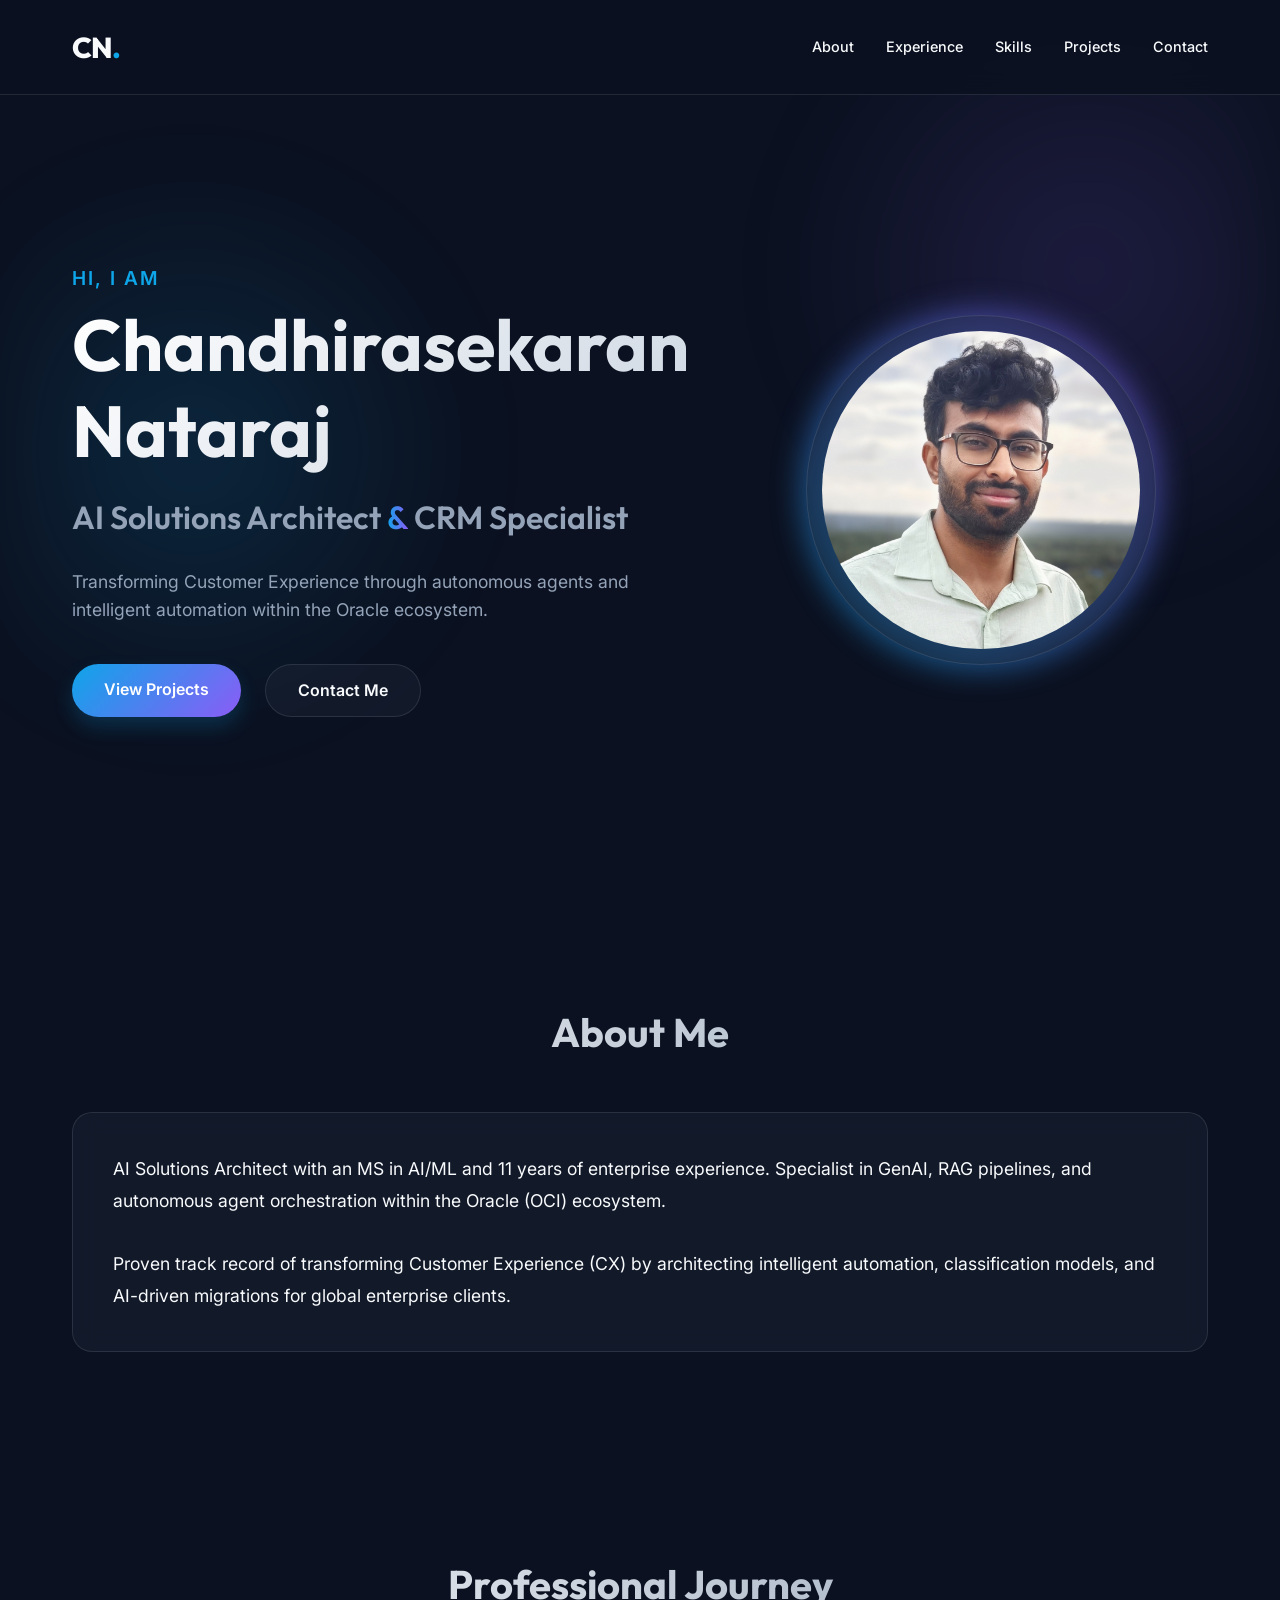
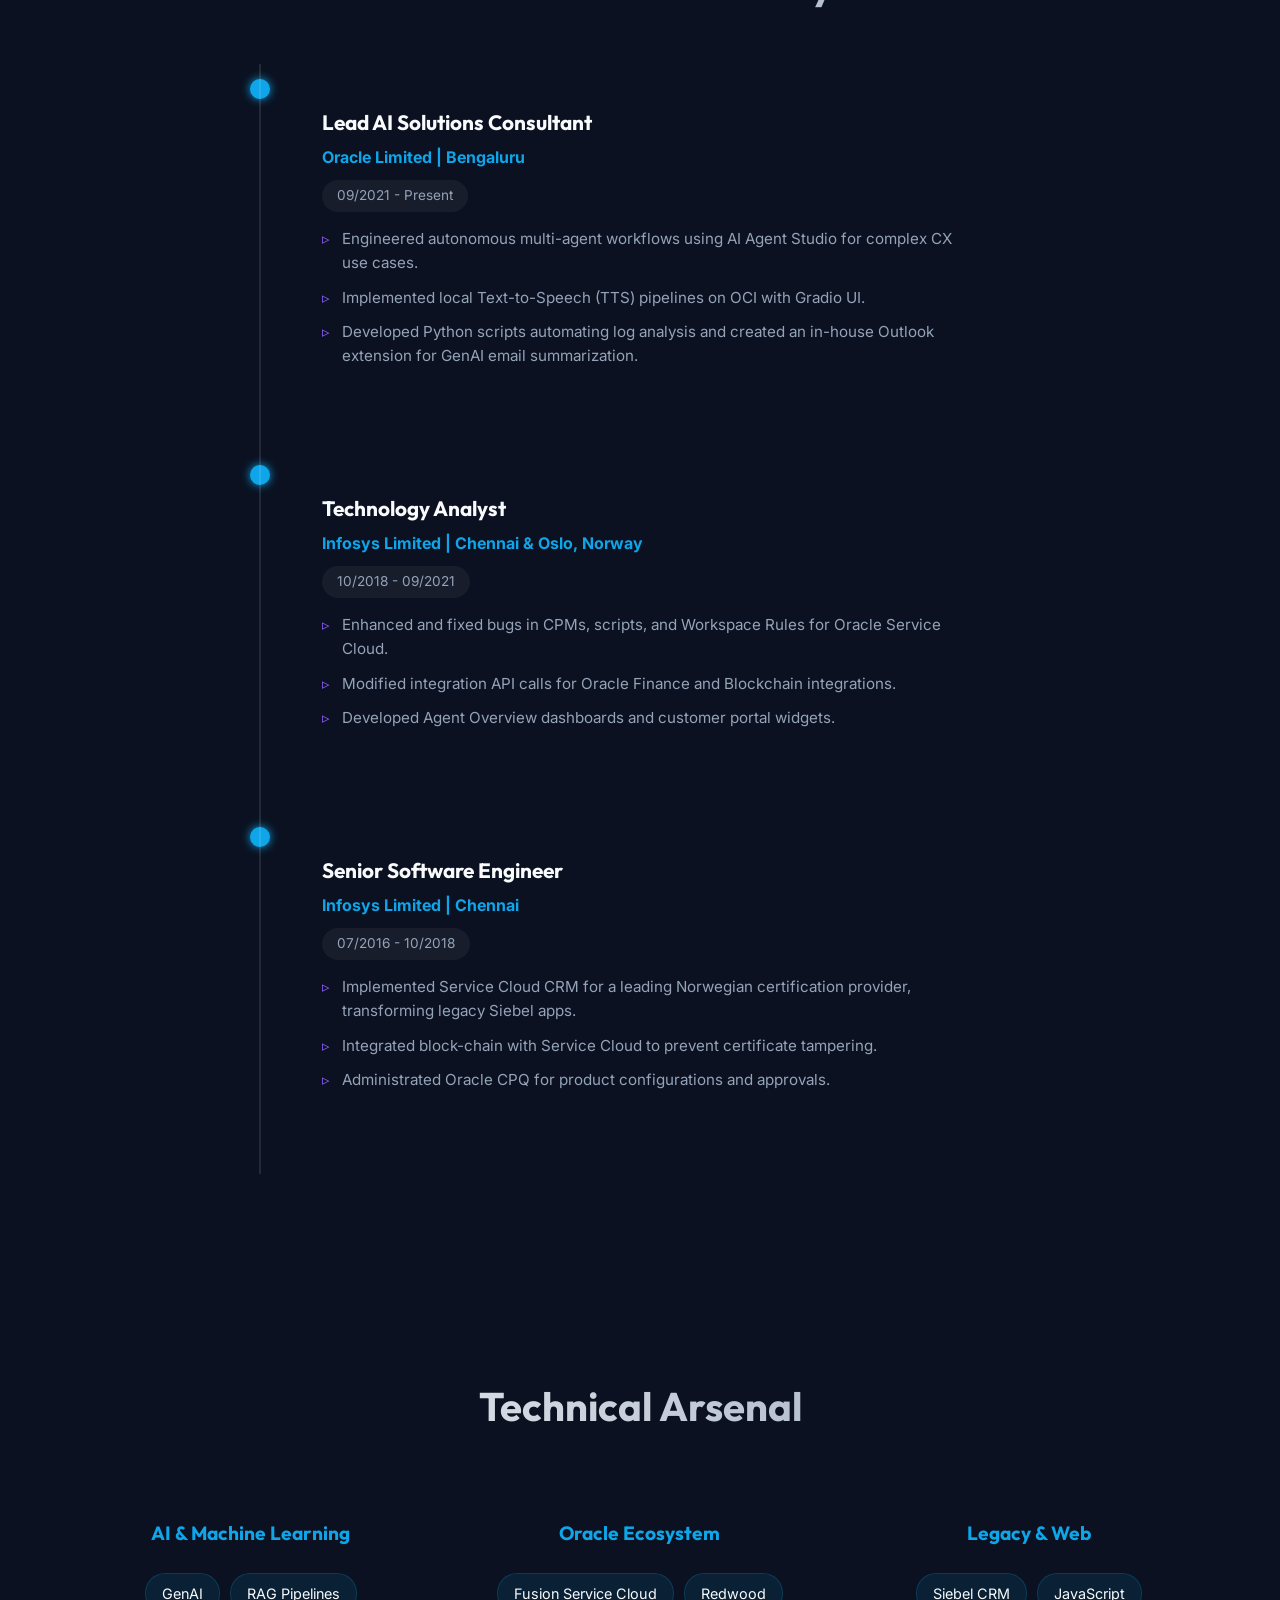
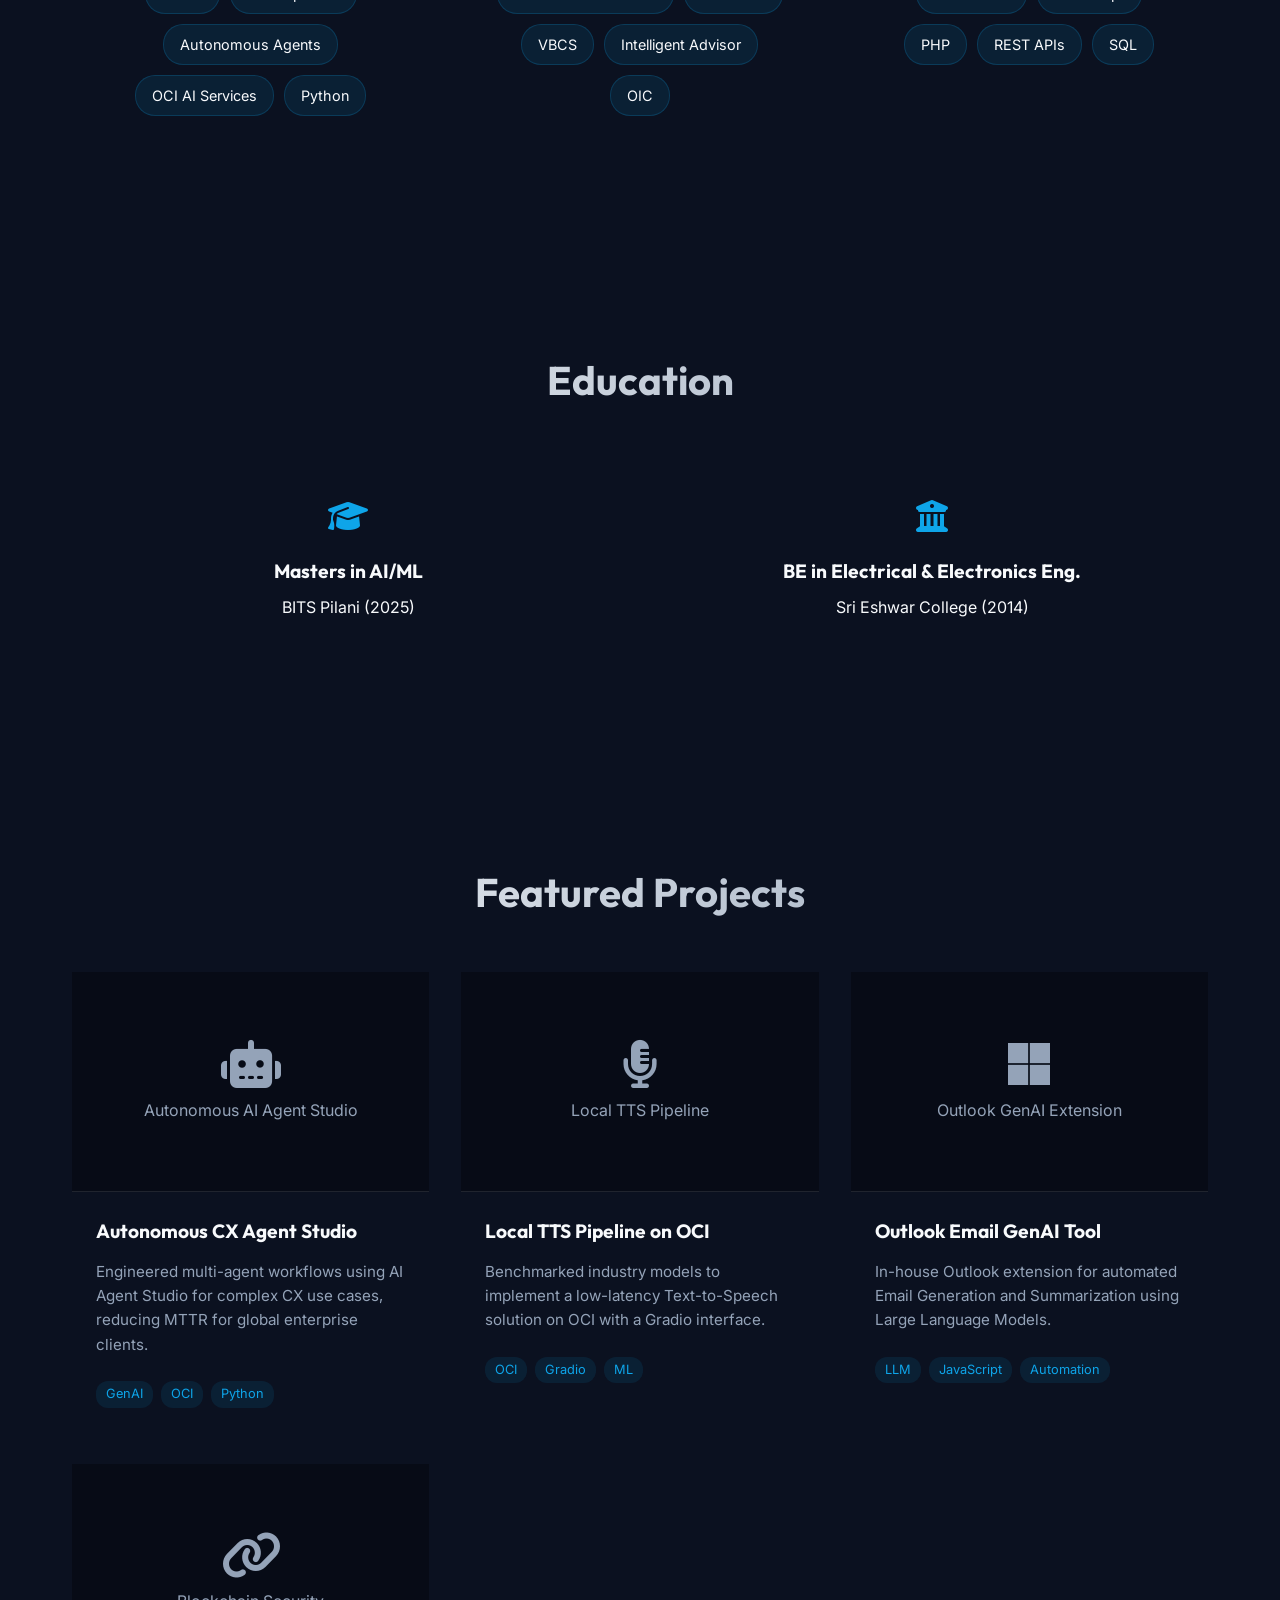
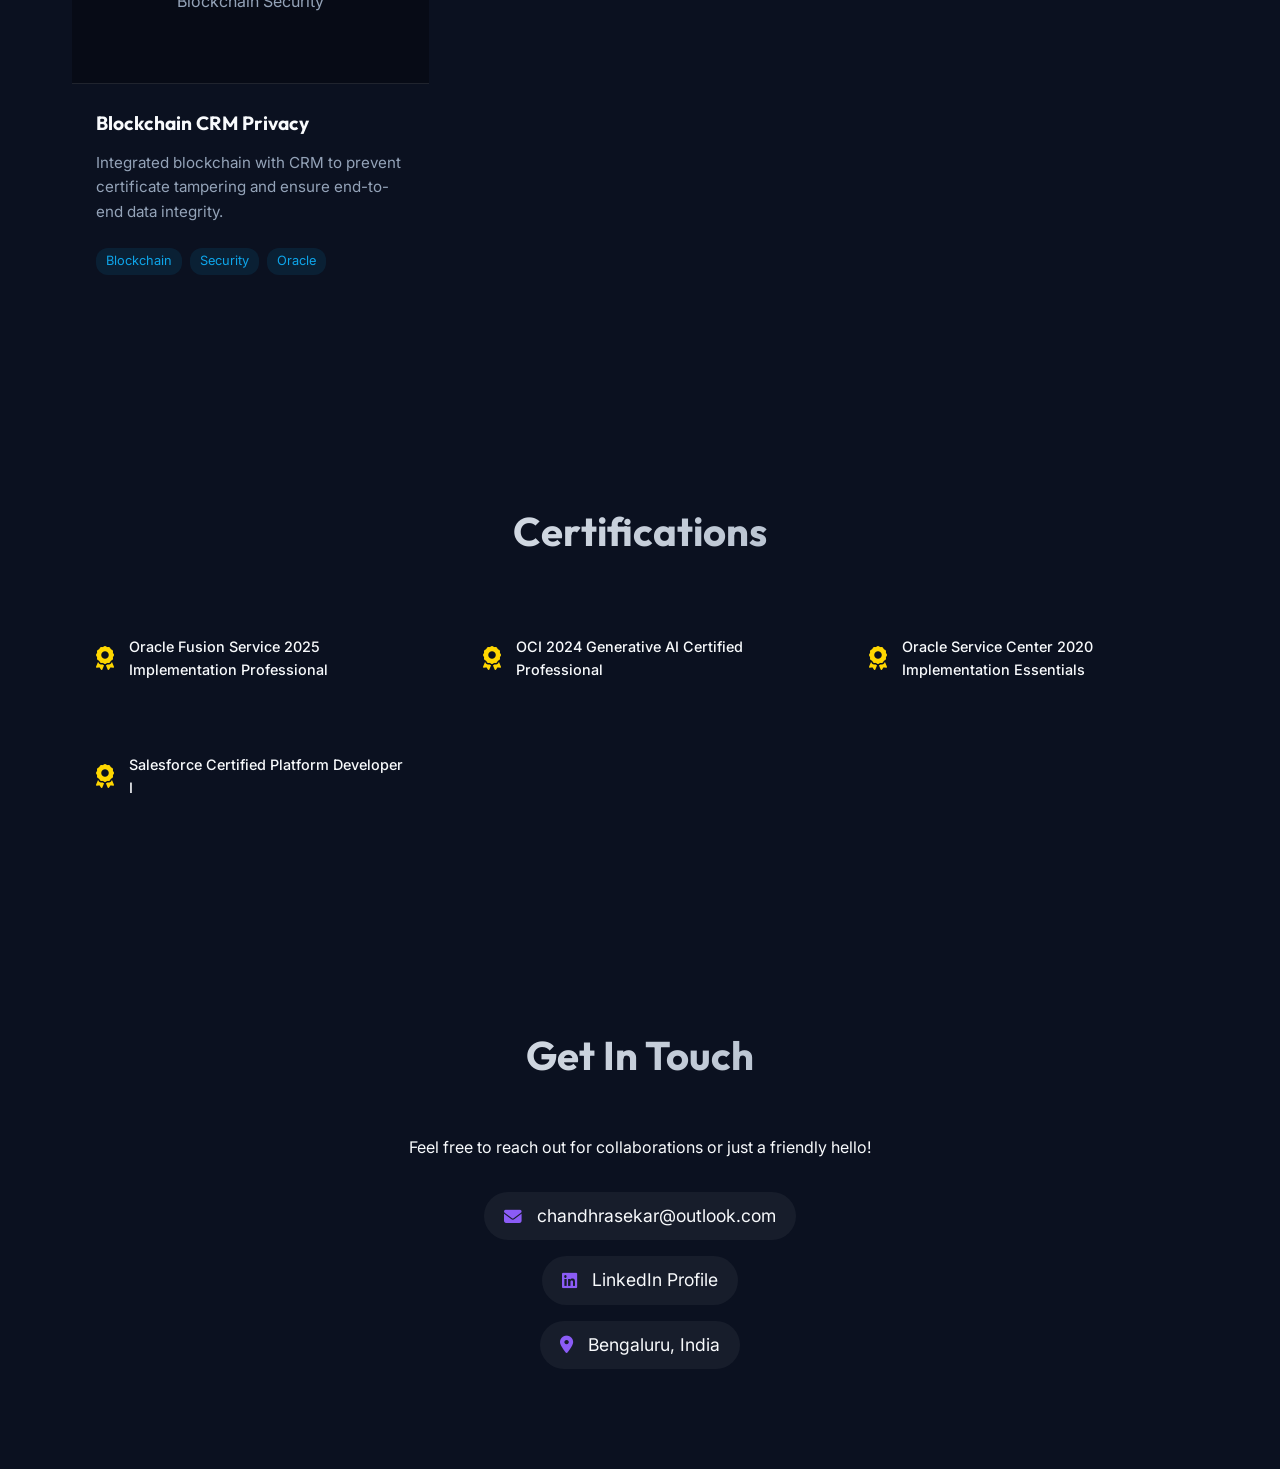
<file: index.html>
<!DOCTYPE html>
<html lang="en">
<head>
    <meta charset="UTF-8">
    <meta name="viewport" content="width=device-width, initial-scale=1.0">
    <title>Chandhirasekaran Nataraj - AI Solutions Architect</title>
    <meta name="description" content="Portfolio of Chandhirasekaran Nataraj, AI Solutions Architect specializing in GenAI and OCI.">
    <link rel="stylesheet" href="style.css">
    <link rel="preconnect" href="https://fonts.googleapis.com">
    <link rel="preconnect" href="https://fonts.gstatic.com" crossorigin>
    <link href="https://fonts.googleapis.com/css2?family=Inter:wght@300;400;500;600&family=Outfit:wght@400;600;800&display=swap" rel="stylesheet">
    <link rel="stylesheet" href="https://cdnjs.cloudflare.com/ajax/libs/font-awesome/6.4.0/css/all.min.css" media="print" onload="this.media='all'">
    <link rel="icon" type="image/png" href="assets/favicon.png">
</head>
<body>
    <div class="bg-animated"></div>

    <nav class="navbar">
        <div class="nav-content">
            <div class="logo">CN<span>.</span></div>
            <ul class="nav-links">
                <li><a href="#about">About</a></li>
                <li><a href="#experience">Experience</a></li>
                <li><a href="#skills">Skills</a></li>
                <li><a href="#projects">Projects</a></li>
                <li><a href="#contact">Contact</a></li>
            </ul>
        </div>
    </nav>

    <main>
        <!-- Hero Section -->
        <section id="hero" class="hero">
            <div class="hero-content reveal">
                <p class="greeting">Hi, I am</p>
                <h1 class="name">Chandhirasekaran Nataraj</h1>
                <h2 class="title">AI Solutions Architect <span class="accent-text">&</span> CRM Specialist </h2>
                <p class="summary">Transforming Customer Experience through autonomous agents and intelligent automation within the Oracle ecosystem.</p>
                <div class="cta-group">
                    <a href="#projects" class="btn btn-primary">View Projects</a>
                    <a href="#contact" class="btn btn-secondary">Contact Me</a>
                </div>
            </div>
            <div class="hero-image-container reveal-delay">
                <div class="photo-wrapper">
                   <img src="./assets/chandhru_photo.png" alt="Chadhru Photo" class="profile-photo" fetchpriority="high">
                   <div class="glow-effect"></div>
                </div>
            </div>
        </section>

        <!-- About Section -->
        <section id="about" class="about section">
            <h2 class="section-title reveal">About Me</h2>
            <div class="about-card glass reveal">
                <p>AI Solutions Architect with an MS in AI/ML and 11 years of enterprise experience. Specialist in GenAI, RAG pipelines, and autonomous agent orchestration within the Oracle (OCI) ecosystem.</p>
                <br>
                <p>Proven track record of transforming Customer Experience (CX) by architecting intelligent automation, classification models, and AI-driven migrations for global enterprise clients.</p>
            </div>
        </section>

        <!-- Experience Section -->
        <section id="experience" class="experience section">
            <h2 class="section-title reveal">Professional Journey</h2>
            <div class="timeline">
                <div class="timeline-item reveal">
                    <div class="timeline-dot"></div>
                    <div class="timeline-content glass">
                        <h3>Lead AI Solutions Consultant</h3>
                        <h4>Oracle Limited | Bengaluru</h4>
                        <span class="date">09/2021 - Present</span>
                        <ul>
                            <li>Engineered autonomous multi-agent workflows using AI Agent Studio for complex CX use cases.</li>
                            <li>Implemented local Text-to-Speech (TTS) pipelines on OCI with Gradio UI.</li>
                            <li>Developed Python scripts automating log analysis and created an in-house Outlook extension for GenAI email summarization.</li>
                        </ul>
                    </div>
                </div>

                <div class="timeline-item reveal">
                    <div class="timeline-dot"></div>
                    <div class="timeline-content glass">
                        <h3>Technology Analyst</h3>
                        <h4>Infosys Limited | Chennai & Oslo, Norway</h4>
                        <span class="date">10/2018 - 09/2021</span>
                        <ul>
                            <li>Enhanced and fixed bugs in CPMs, scripts, and Workspace Rules for Oracle Service Cloud.</li>
                            <li>Modified integration API calls for Oracle Finance and Blockchain integrations.</li>
                            <li>Developed Agent Overview dashboards and customer portal widgets.</li>
                        </ul>
                    </div>
                </div>

                <div class="timeline-item reveal">
                    <div class="timeline-dot"></div>
                    <div class="timeline-content glass">
                        <h3>Senior Software Engineer</h3>
                        <h4>Infosys Limited | Chennai</h4>
                        <span class="date">07/2016 - 10/2018</span>
                        <ul>
                            <li>Implemented Service Cloud CRM for a leading Norwegian certification provider, transforming legacy Siebel apps.</li>
                            <li>Integrated block-chain with Service Cloud to prevent certificate tampering.</li>
                            <li>Administrated Oracle CPQ for product configurations and approvals.</li>
                        </ul>
                    </div>
                </div>
            </div>
        </section>

        <!-- Skills Section -->
        <section id="skills" class="skills section">
            <h2 class="section-title reveal">Technical Arsenal</h2>
            <div class="skills-grid">
                <div class="skill-category glass reveal">
                    <h3>AI & Machine Learning</h3>
                    <div class="skill-tags">
                        <span>GenAI</span><span>RAG Pipelines</span><span>Autonomous Agents</span><span>OCI AI Services</span><span>Python</span>
                    </div>
                </div>
                <div class="skill-category glass reveal-delay">
                    <h3>Oracle Ecosystem</h3>
                    <div class="skill-tags">
                        <span>Fusion Service Cloud</span><span>Redwood</span><span>VBCS</span><span>Intelligent Advisor</span><span>OIC</span>
                    </div>
                </div>
                <div class="skill-category glass reveal">
                    <h3>Legacy & Web</h3>
                    <div class="skill-tags">
                        <span>Siebel CRM</span><span>JavaScript</span><span>PHP</span><span>REST APIs</span><span>SQL</span>
                    </div>
                </div>
            </div>
        </section>

        <!-- Education Section -->
        <section id="education" class="education section">
            <h2 class="section-title reveal">Education</h2>
            <div class="education-grid">
                <div class="education-card glass reveal">
                    <i class="fa-solid fa-graduation-cap fa-2x"></i>
                    <h3>Masters in AI/ML</h3>
                    <p>BITS Pilani (2025)</p>
                </div>
                <div class="education-card glass reveal-delay">
                    <i class="fa-solid fa-university fa-2x"></i>
                    <h3>BE in Electrical & Electronics Eng.</h3>
                    <p>Sri Eshwar College (2014)</p>
                </div>
            </div>
        </section>

        <!-- Projects Section -->
        <section id="projects" class="projects section">
            <h2 class="section-title reveal">Featured Projects</h2>
            <div class="projects-grid">
                <div class="project-card glass reveal">
                    <div class="project-media">
                        <div class="media-placeholder">
                            <i class="fa-solid fa-robot fa-3x"></i>
                            <p>Autonomous AI Agent Studio</p>
                        </div>
                    </div>
                    <div class="project-info">
                        <h3>Autonomous CX Agent Studio</h3>
                        <p>Engineered multi-agent workflows using AI Agent Studio for complex CX use cases, reducing MTTR for global enterprise clients.</p>
                        <div class="project-tags">
                            <span>GenAI</span><span>OCI</span><span>Python</span>
                        </div>
                    </div>
                </div>

                <div class="project-card glass reveal-delay">
                    <div class="project-media">
                        <div class="media-placeholder">
                            <i class="fa-solid fa-microphone-lines fa-3x"></i>
                            <p>Local TTS Pipeline</p>
                        </div>
                    </div>
                    <div class="project-info">
                        <h3>Local TTS Pipeline on OCI</h3>
                        <p>Benchmarked industry models to implement a low-latency Text-to-Speech solution on OCI with a Gradio interface.</p>
                        <div class="project-tags">
                            <span>OCI</span><span>Gradio</span><span>ML</span>
                        </div>
                    </div>
                </div>

                <div class="project-card glass reveal">
                    <div class="project-media">
                        <div class="media-placeholder">
                            <i class="fa-brands fa-microsoft fa-3x"></i>
                            <p>Outlook GenAI Extension</p>
                        </div>
                    </div>
                    <div class="project-info">
                        <h3>Outlook Email GenAI Tool</h3>
                        <p>In-house Outlook extension for automated Email Generation and Summarization using Large Language Models.</p>
                        <div class="project-tags">
                            <span>LLM</span><span>JavaScript</span><span>Automation</span>
                        </div>
                    </div>
                </div>

                <div class="project-card glass reveal-delay">
                    <div class="project-media">
                        <div class="media-placeholder">
                            <i class="fa-solid fa-link fa-3x"></i>
                            <p>Blockchain Security</p>
                        </div>
                    </div>
                    <div class="project-info">
                        <h3>Blockchain CRM Privacy</h3>
                        <p>Integrated blockchain with CRM to prevent certificate tampering and ensure end-to-end data integrity.</p>
                        <div class="project-tags">
                            <span>Blockchain</span><span>Security</span><span>Oracle</span>
                        </div>
                    </div>
                </div>
            </div>
        </section>

        <!-- Certifications Section -->
        <section id="certifications" class="certifications section">
            <h2 class="section-title reveal">Certifications</h2>
            <div class="certifications-grid">
                <div class="certification-item glass reveal">
                    <i class="fa-solid fa-award"></i>
                    <p>Oracle Fusion Service 2025 Implementation Professional</p>
                </div>
                <div class="certification-item glass reveal">
                    <i class="fa-solid fa-award"></i>
                    <p>OCI 2024 Generative AI Certified Professional</p>
                </div>
                <div class="certification-item glass reveal">
                    <i class="fa-solid fa-award"></i>
                    <p>Oracle Service Center 2020 Implementation Essentials</p>
                </div>
                <div class="certification-item glass reveal-delay">
                    <i class="fa-solid fa-award"></i>
                    <p>Salesforce Certified Platform Developer I</p>
                </div>
            </div>
        </section>

        <!-- Contact Section -->
        <section id="contact" class="contact section">
            <h2 class="section-title reveal">Get In Touch</h2>
            <div class="contact-card glass reveal">
                <p>Feel free to reach out for collaborations or just a friendly hello!</p>
                <div class="contact-links">
                    <a href="mailto:chandhrasekar@outlook.com" class="contact-item">
                        <i class="fa-solid fa-envelope"></i> chandhrasekar@outlook.com
                    </a>
                    <a href="https://www.linkedin.com/in/chandhirasekaran-n/" class="contact-item" target="_blank">
                        <i class="fa-brands fa-linkedin"></i>
                        LinkedIn Profile
                    </a>
                    <div class="contact-item">
                        <i class="fa-solid fa-location-dot"></i> Bengaluru, India
                    </div>
                </div>
            </div>
            
        </section>
    </main>

    <script src="script.js"></script>
</body>
</html>
</file>
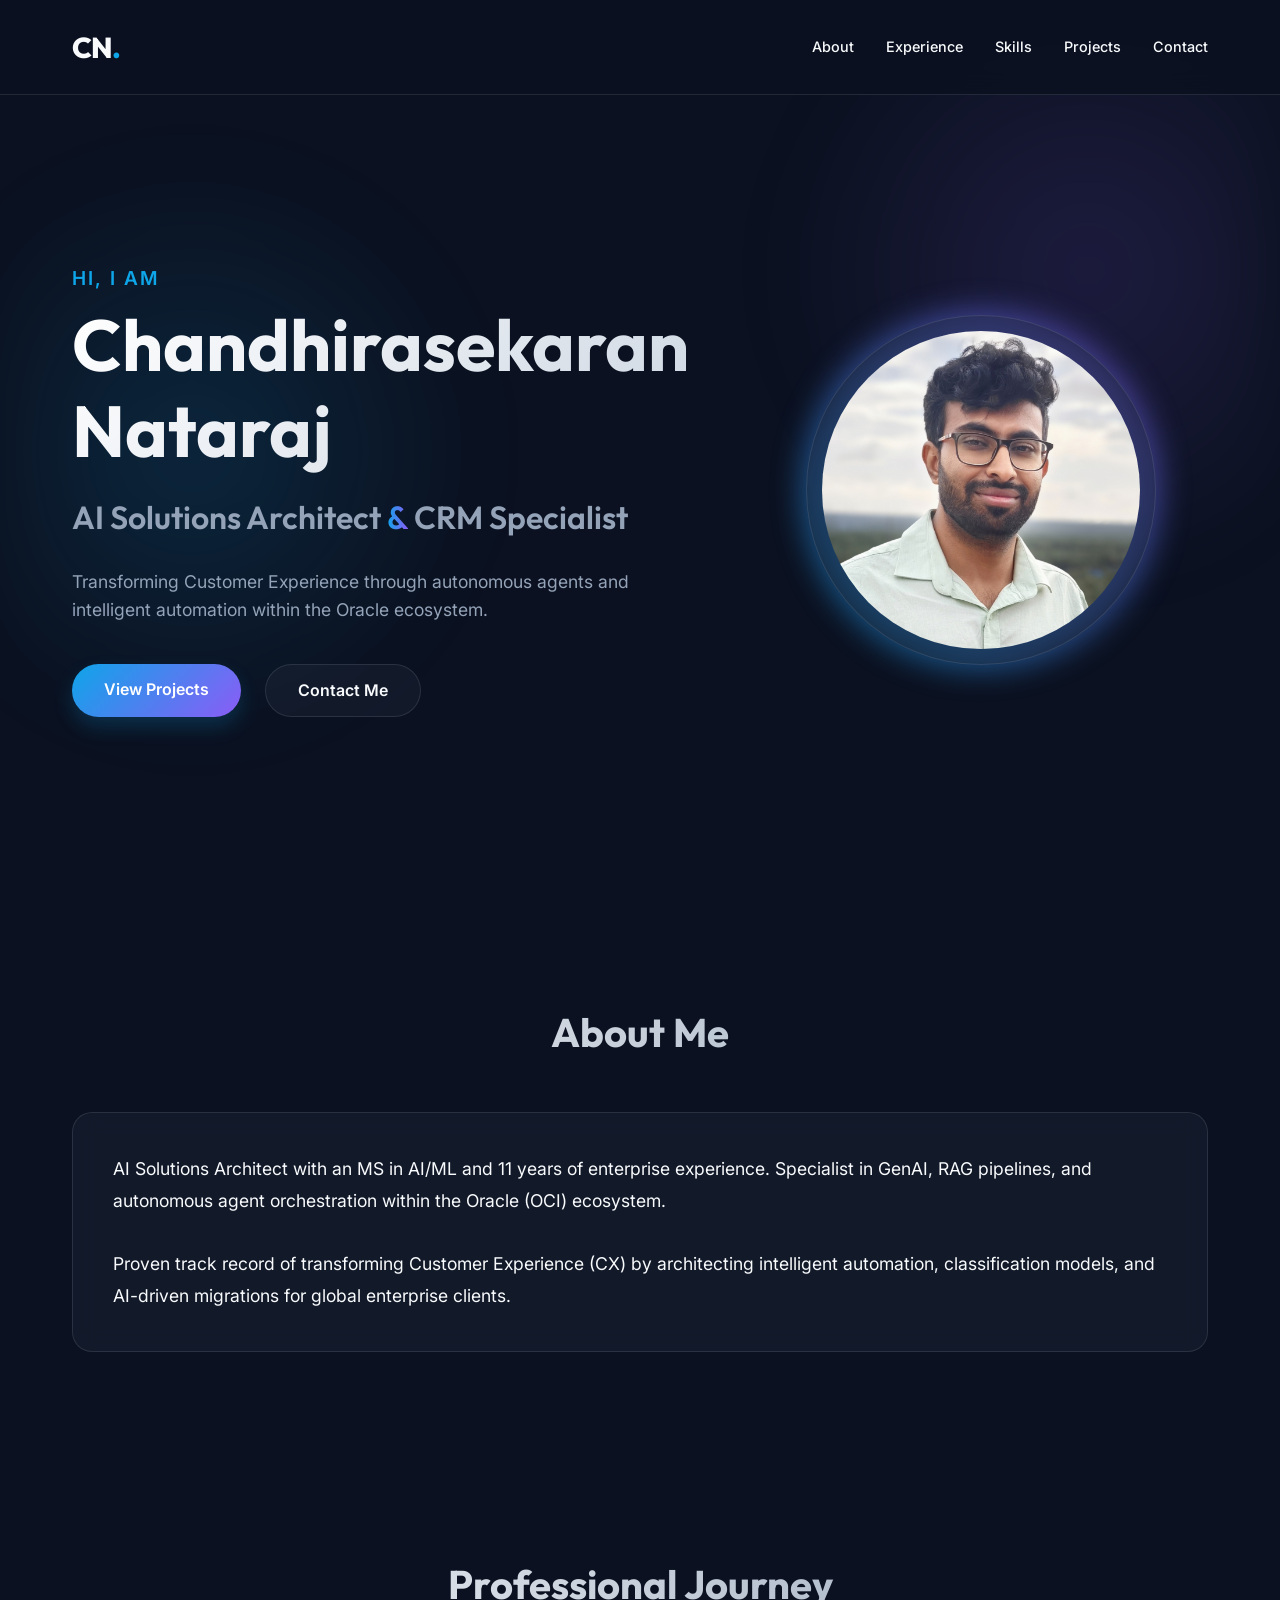
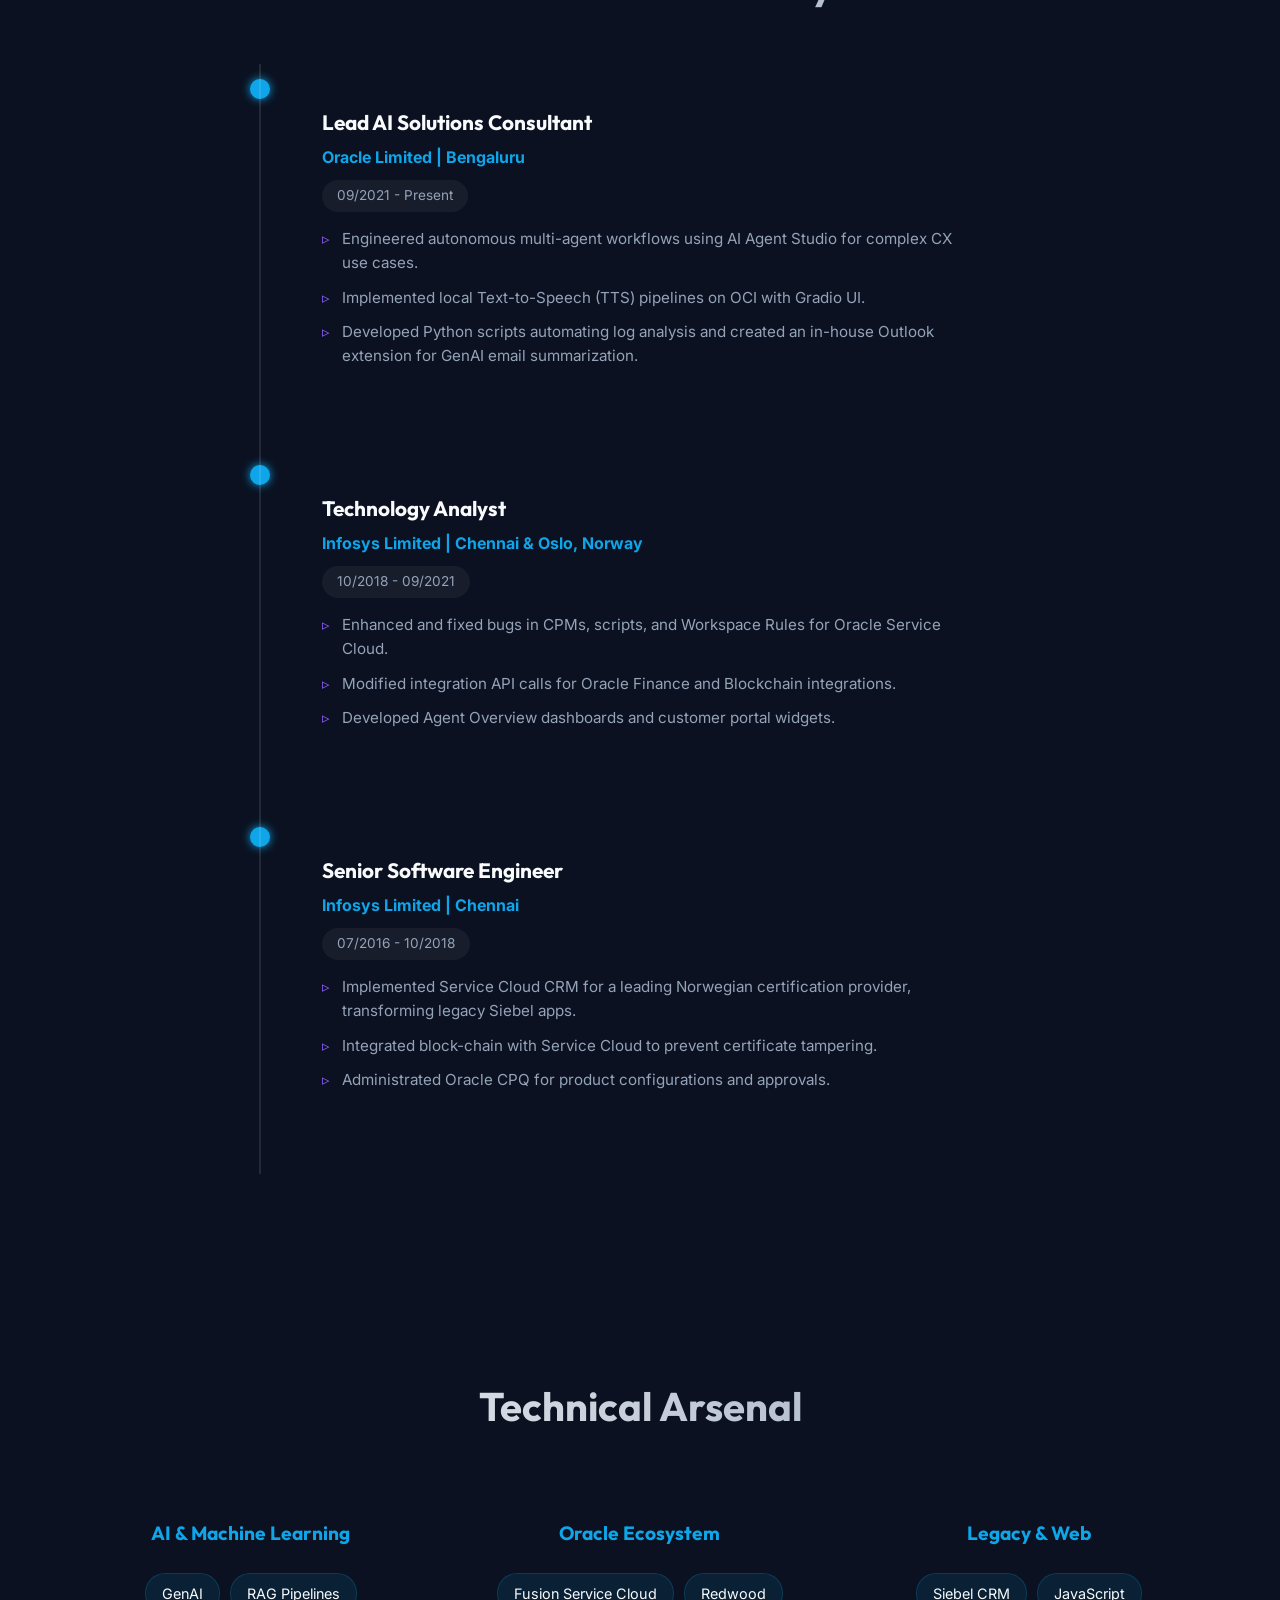
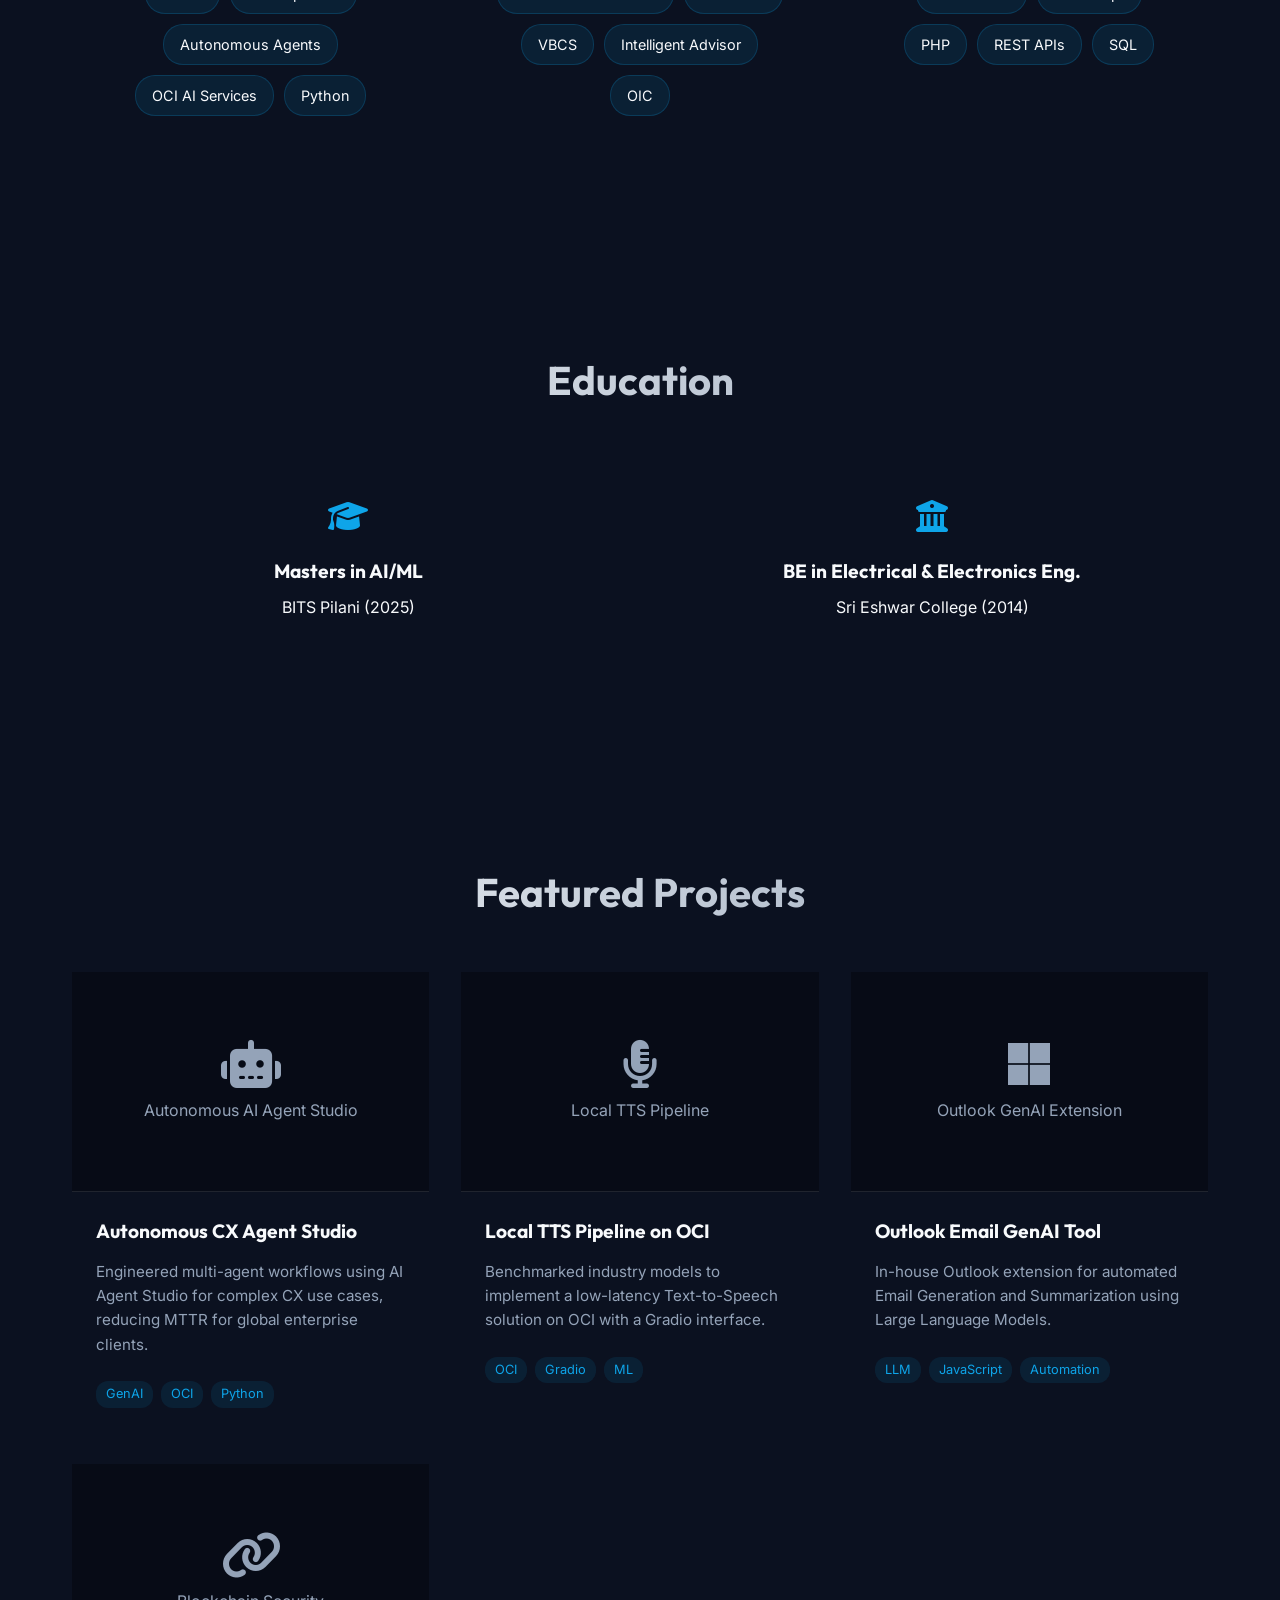
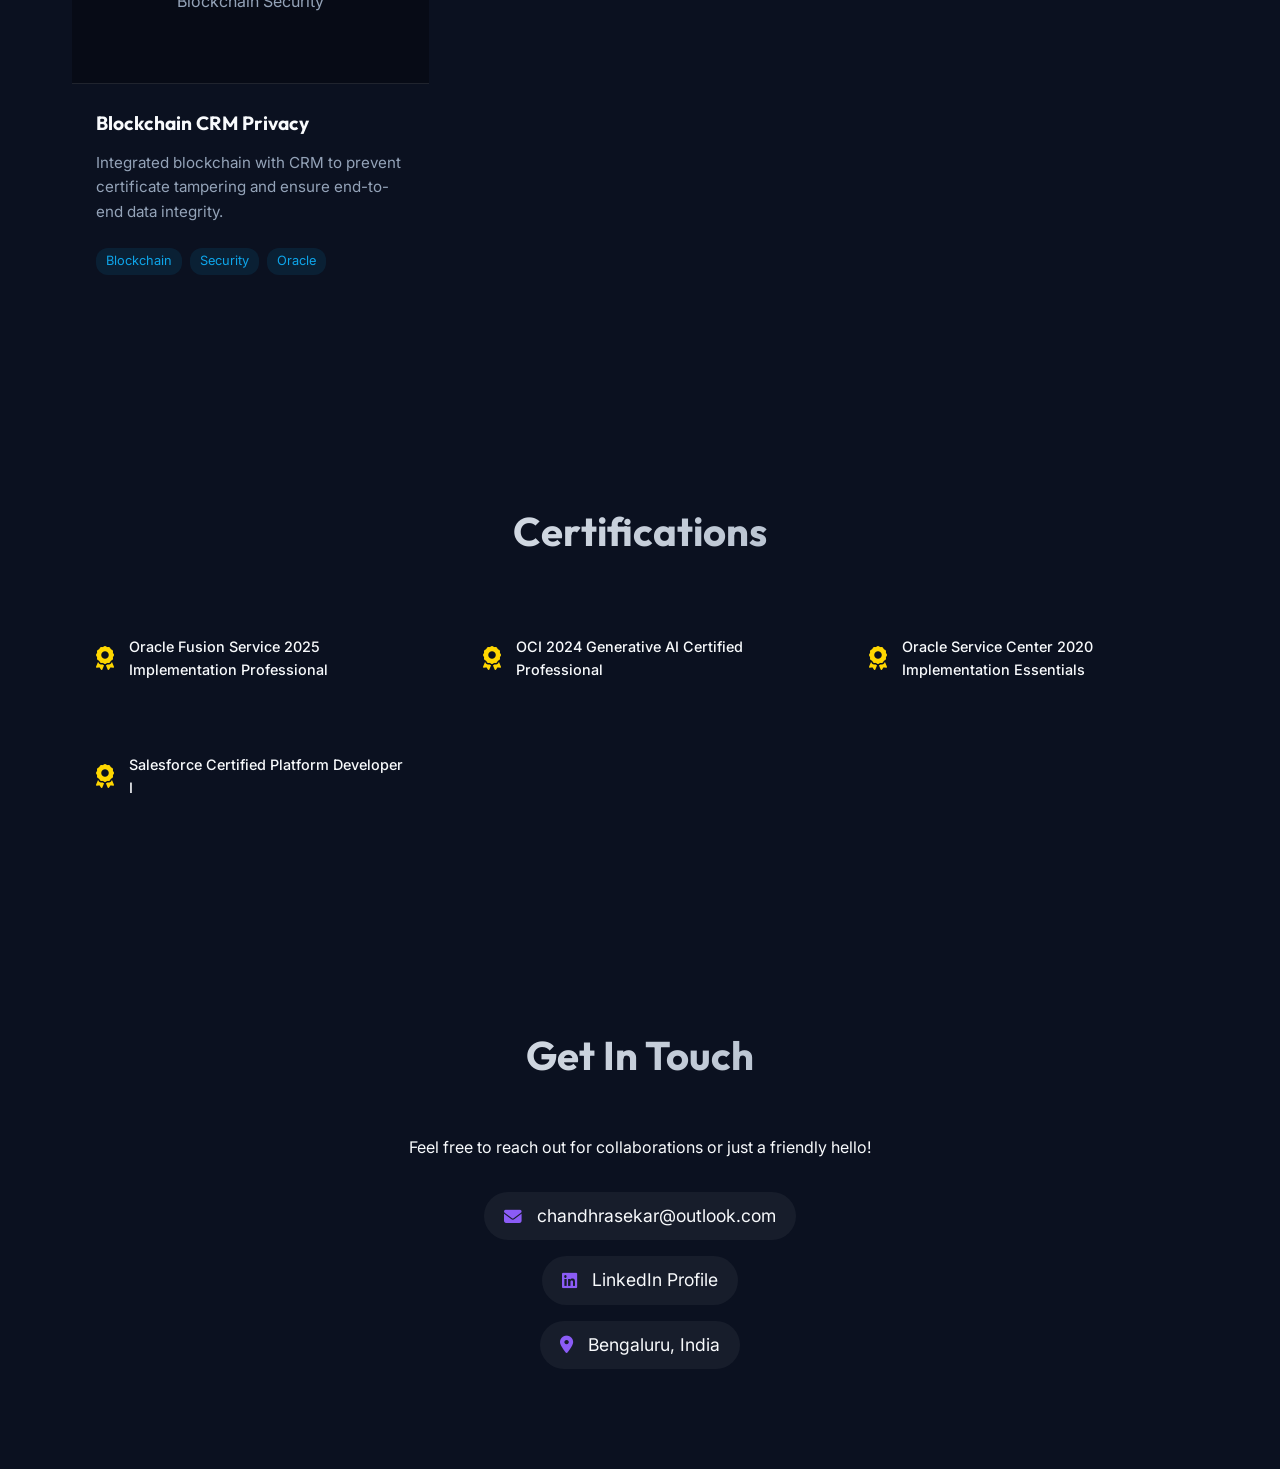
<file: home.html>
<!DOCTYPE html>
<html lang="en">
<head>
    <meta charset="UTF-8">
    <meta name="viewport" content="width=device-width, initial-scale=1.0">
    <title>Chandhirasekaran Nataraj - AI Solutions Architect</title>
    <meta name="description" content="Portfolio of Chandhirasekaran Nataraj, AI Solutions Architect specializing in GenAI and OCI.">
    <link rel="stylesheet" href="style.css">
    <link href="https://fonts.googleapis.com/css2?family=Inter:wght@300;400;500;600&family=Outfit:wght@400;600;800&display=swap" rel="stylesheet">
    <link rel="stylesheet" href="https://cdnjs.cloudflare.com/ajax/libs/font-awesome/6.4.0/css/all.min.css">
    <link rel="icon" type="image/png" href="assets/favicon.png">
</head>
<body>
    <div class="bg-animated"></div>

    <nav class="navbar">
        <div class="nav-content">
            <div class="logo">CN<span>.</span></div>
            <ul class="nav-links">
                <li><a href="#about">About</a></li>
                <li><a href="#experience">Experience</a></li>
                <li><a href="#skills">Skills</a></li>
                <li><a href="#projects">Projects</a></li>
                <li><a href="#contact">Contact</a></li>
            </ul>
        </div>
    </nav>

    <main>
        <!-- Hero Section -->
        <section id="hero" class="hero">
            <div class="hero-content reveal">
                <p class="greeting">Hi, I am</p>
                <h1 class="name">Chandhirasekaran Nataraj</h1>
                <h2 class="title">AI Solutions Architect <span class="accent-text">&</span> CRM Specialist </h2>
                <p class="summary">Transforming Customer Experience through autonomous agents and intelligent automation within the Oracle ecosystem.</p>
                <div class="cta-group">
                    <a href="#projects" class="btn btn-primary">View Projects</a>
                    <a href="#contact" class="btn btn-secondary">Contact Me</a>
                </div>
            </div>
            <div class="hero-image-container reveal-delay">
                <div class="photo-wrapper">
                   <img src="./assets/chandhru_photo.png" alt="Chadhru Photo" class="profile-photo">
                   <div class="glow-effect"></div>
                </div>
            </div>
        </section>

        <!-- About Section -->
        <section id="about" class="about section">
            <h2 class="section-title reveal">About Me</h2>
            <div class="about-card glass reveal">
                <p>AI Solutions Architect with an MS in AI/ML and 11 years of enterprise experience. Specialist in GenAI, RAG pipelines, and autonomous agent orchestration within the Oracle (OCI) ecosystem.</p>
                <br>
                <p>Proven track record of transforming Customer Experience (CX) by architecting intelligent automation, classification models, and AI-driven migrations for global enterprise clients.</p>
            </div>
        </section>

        <!-- Experience Section -->
        <section id="experience" class="experience section">
            <h2 class="section-title reveal">Professional Journey</h2>
            <div class="timeline">
                <div class="timeline-item reveal">
                    <div class="timeline-dot"></div>
                    <div class="timeline-content glass">
                        <h3>Lead AI Solutions Consultant</h3>
                        <h4>Oracle Limited | Bengaluru</h4>
                        <span class="date">09/2021 - Present</span>
                        <ul>
                            <li>Engineered autonomous multi-agent workflows using AI Agent Studio for complex CX use cases.</li>
                            <li>Implemented local Text-to-Speech (TTS) pipelines on OCI with Gradio UI.</li>
                            <li>Developed Python scripts automating log analysis and created an in-house Outlook extension for GenAI email summarization.</li>
                        </ul>
                    </div>
                </div>

                <div class="timeline-item reveal">
                    <div class="timeline-dot"></div>
                    <div class="timeline-content glass">
                        <h3>Technology Analyst</h3>
                        <h4>Infosys Limited | Chennai & Oslo, Norway</h4>
                        <span class="date">10/2018 - 09/2021</span>
                        <ul>
                            <li>Enhanced and fixed bugs in CPMs, scripts, and Workspace Rules for Oracle Service Cloud.</li>
                            <li>Modified integration API calls for Oracle Finance and Blockchain integrations.</li>
                            <li>Developed Agent Overview dashboards and customer portal widgets.</li>
                        </ul>
                    </div>
                </div>

                <div class="timeline-item reveal">
                    <div class="timeline-dot"></div>
                    <div class="timeline-content glass">
                        <h3>Senior Software Engineer</h3>
                        <h4>Infosys Limited | Chennai</h4>
                        <span class="date">07/2016 - 10/2018</span>
                        <ul>
                            <li>Implemented Service Cloud CRM for a leading Norwegian certification provider, transforming legacy Siebel apps.</li>
                            <li>Integrated block-chain with Service Cloud to prevent certificate tampering.</li>
                            <li>Administrated Oracle CPQ for product configurations and approvals.</li>
                        </ul>
                    </div>
                </div>
            </div>
        </section>

        <!-- Skills Section -->
        <section id="skills" class="skills section">
            <h2 class="section-title reveal">Technical Arsenal</h2>
            <div class="skills-grid">
                <div class="skill-category glass reveal">
                    <h3>AI & Machine Learning</h3>
                    <div class="skill-tags">
                        <span>GenAI</span><span>RAG Pipelines</span><span>Autonomous Agents</span><span>OCI AI Services</span><span>Python</span>
                    </div>
                </div>
                <div class="skill-category glass reveal-delay">
                    <h3>Oracle Ecosystem</h3>
                    <div class="skill-tags">
                        <span>Fusion Service Cloud</span><span>Redwood</span><span>VBCS</span><span>Intelligent Advisor</span><span>OIC</span>
                    </div>
                </div>
                <div class="skill-category glass reveal">
                    <h3>Legacy & Web</h3>
                    <div class="skill-tags">
                        <span>Siebel CRM</span><span>JavaScript</span><span>PHP</span><span>REST APIs</span><span>SQL</span>
                    </div>
                </div>
            </div>
        </section>

        <!-- Education Section -->
        <section id="education" class="education section">
            <h2 class="section-title reveal">Education</h2>
            <div class="education-grid">
                <div class="education-card glass reveal">
                    <i class="fa-solid fa-graduation-cap fa-2x"></i>
                    <h3>Masters in AI/ML</h3>
                    <p>BITS Pilani (2025)</p>
                </div>
                <div class="education-card glass reveal-delay">
                    <i class="fa-solid fa-university fa-2x"></i>
                    <h3>BE in Electrical & Electronics Eng.</h3>
                    <p>Sri Eshwar College (2014)</p>
                </div>
            </div>
        </section>

        <!-- Projects Section -->
        <section id="projects" class="projects section">
            <h2 class="section-title reveal">Featured Projects</h2>
            <div class="projects-grid">
                <div class="project-card glass reveal">
                    <div class="project-media">
                        <div class="media-placeholder">
                            <i class="fa-solid fa-robot fa-3x"></i>
                            <p>Autonomous AI Agent Studio</p>
                        </div>
                    </div>
                    <div class="project-info">
                        <h3>Autonomous CX Agent Studio</h3>
                        <p>Engineered multi-agent workflows using AI Agent Studio for complex CX use cases, reducing MTTR for global enterprise clients.</p>
                        <div class="project-tags">
                            <span>GenAI</span><span>OCI</span><span>Python</span>
                        </div>
                    </div>
                </div>

                <div class="project-card glass reveal-delay">
                    <div class="project-media">
                        <div class="media-placeholder">
                            <i class="fa-solid fa-microphone-lines fa-3x"></i>
                            <p>Local TTS Pipeline</p>
                        </div>
                    </div>
                    <div class="project-info">
                        <h3>Local TTS Pipeline on OCI</h3>
                        <p>Benchmarked industry models to implement a low-latency Text-to-Speech solution on OCI with a Gradio interface.</p>
                        <div class="project-tags">
                            <span>OCI</span><span>Gradio</span><span>ML</span>
                        </div>
                    </div>
                </div>

                <div class="project-card glass reveal">
                    <div class="project-media">
                        <div class="media-placeholder">
                            <i class="fa-brands fa-microsoft fa-3x"></i>
                            <p>Outlook GenAI Extension</p>
                        </div>
                    </div>
                    <div class="project-info">
                        <h3>Outlook Email GenAI Tool</h3>
                        <p>In-house Outlook extension for automated Email Generation and Summarization using Large Language Models.</p>
                        <div class="project-tags">
                            <span>LLM</span><span>JavaScript</span><span>Automation</span>
                        </div>
                    </div>
                </div>

                <div class="project-card glass reveal-delay">
                    <div class="project-media">
                        <div class="media-placeholder">
                            <i class="fa-solid fa-link fa-3x"></i>
                            <p>Blockchain Security</p>
                        </div>
                    </div>
                    <div class="project-info">
                        <h3>Blockchain CRM Privacy</h3>
                        <p>Integrated blockchain with CRM to prevent certificate tampering and ensure end-to-end data integrity.</p>
                        <div class="project-tags">
                            <span>Blockchain</span><span>Security</span><span>Oracle</span>
                        </div>
                    </div>
                </div>
            </div>
        </section>

        <!-- Certifications Section -->
        <section id="certifications" class="certifications section">
            <h2 class="section-title reveal">Certifications</h2>
            <div class="certifications-grid">
                <div class="certification-item glass reveal">
                    <i class="fa-solid fa-award"></i>
                    <p>Oracle Fusion Service 2025 Implementation Professional</p>
                </div>
                <div class="certification-item glass reveal">
                    <i class="fa-solid fa-award"></i>
                    <p>OCI 2024 Generative AI Certified Professional</p>
                </div>
                <div class="certification-item glass reveal">
                    <i class="fa-solid fa-award"></i>
                    <p>Oracle Service Center 2020 Implementation Essentials</p>
                </div>
                <div class="certification-item glass reveal-delay">
                    <i class="fa-solid fa-award"></i>
                    <p>Salesforce Certified Platform Developer I</p>
                </div>
            </div>
        </section>

        <!-- Contact Section -->
        <section id="contact" class="contact section">
            <h2 class="section-title reveal">Get In Touch</h2>
            <div class="contact-card glass reveal">
                <p>Feel free to reach out for collaborations or just a friendly hello!</p>
                <div class="contact-links">
                    <a href="mailto:chandhrasekar@outlook.com" class="contact-item">
                        <i class="fa-solid fa-envelope"></i> chandhrasekar@outlook.com
                    </a>
                    <a href="https://www.linkedin.com/in/chandhirasekaran-n/" class="contact-item" target="_blank">
                        <i class="fa-brands fa-linkedin"></i>
                        LinkedIn Profile
                    </a>
                    <div class="contact-item">
                        <i class="fa-solid fa-location-dot"></i> Bengaluru, India
                    </div>
                </div>
            </div>
            
        </section>
    </main>

    <script src="script.js"></script>
</body>
</html>
</file>
<file: style.css>
:root {
    --bg-color: #0b1120;
    --text-main: #f8fafc;
    --text-muted: #94a3b8;
    --accent-primary: #0ea5e9;
    --accent-secondary: #8b5cf6;
    --glass-bg: rgba(30, 41, 59, 0.4);
    --glass-border: rgba(255, 255, 255, 0.1);
}

* {
    margin: 0;
    padding: 0;
    box-sizing: border-box;
}

html {
    scroll-behavior: smooth;
}

body {
    background-color: var(--bg-color);
    color: var(--text-main);
    font-family: 'Inter', sans-serif;
    line-height: 1.6;
    overflow-x: hidden;
}

h1, h2, h3, .logo {
    font-family: 'Outfit', sans-serif;
}

/* Animated Background */
.bg-animated {
    position: fixed;
    top: 0;
    left: 0;
    width: 100vw;
    height: 100vh;
    z-index: -1;
    background: radial-gradient(circle at 15% 50%, rgba(14, 165, 233, 0.15), transparent 25%),
                radial-gradient(circle at 85% 30%, rgba(139, 92, 246, 0.15), transparent 25%);
    filter: blur(40px);
    animation: pulse 15s infinite alternate;
    will-change: transform;
}

@keyframes pulse {
    0% { transform: scale(1); }
    100% { transform: scale(1.1); }
}

/* Navbar */
.navbar {
    position: fixed;
    top: 0;
    width: 100%;
    padding: 1.5rem 0;
    background: rgba(11, 17, 32, 0.8);
    backdrop-filter: blur(12px);
    border-bottom: 1px solid var(--glass-border);
    z-index: 1000;
}

.nav-content {
    max-width: 1200px;
    margin: 0 auto;
    display: flex;
    justify-content: space-between;
    align-items: center;
    padding: 0 2rem;
}

.logo {
    font-size: 1.8rem;
    font-weight: 800;
    letter-spacing: -1px;
}

.logo span {
    color: var(--accent-primary);
}

.nav-links {
    display: flex;
    list-style: none;
    gap: 2rem;
}

.nav-links a {
    color: var(--text-main);
    text-decoration: none;
    font-size: 0.9rem;
    font-weight: 500;
    transition: color 0.3s;
}

.nav-links a:hover {
    color: var(--accent-primary);
}

/* Main Content */
main {
    max-width: 1200px;
    margin: 0 auto;
    padding: 0 2rem;
}

.section {
    padding: 100px 0;
}

.section-title {
    font-size: 2.5rem;
    margin-bottom: 3rem;
    text-align: center;
    background: linear-gradient(to right, var(--text-main), var(--text-muted));
    -webkit-background-clip: text;
    background-clip: text;
    -webkit-text-fill-color: transparent;
}

/* Hero Section */
.hero {
    min-height: 100vh;
    display: flex;
    align-items: center;
    justify-content: space-between;
    padding-top: 80px;
    gap: 4rem;
}

.hero-content {
    flex: 1;
}

.greeting {
    color: var(--accent-primary);
    font-weight: 600;
    font-size: 1.2rem;
    margin-bottom: 0.5rem;
    letter-spacing: 2px;
    text-transform: uppercase;
}

.name {
    font-size: 4.5rem;
    line-height: 1.2;
    margin-bottom: 0.5rem;
    padding-bottom: 10px;
    background: linear-gradient(135deg, #fff 0%, #cbd5e1 100%);
    -webkit-background-clip: text;
    background-clip: text;
    -webkit-text-fill-color: transparent;
}

.title {
    font-size: 2rem;
    color: var(--text-muted);
    margin-bottom: 1.5rem;
    font-weight: 600;
}

.accent-text {
    background: linear-gradient(to right, var(--accent-primary), var(--accent-secondary));
    -webkit-background-clip: text;
    background-clip: text;
    -webkit-text-fill-color: transparent;
}

.summary {
    font-size: 1.1rem;
    color: var(--text-muted);
    max-width: 600px;
    margin-bottom: 2.5rem;
}

.cta-group {
    display: flex;
    gap: 1.5rem;
}

.btn {
    padding: 0.8rem 2rem;
    border-radius: 30px;
    font-weight: 600;
    text-decoration: none;
    transition: all 0.3s;
}

.btn-primary {
    background: linear-gradient(135deg, var(--accent-primary), var(--accent-secondary));
    color: white;
    box-shadow: 0 10px 20px rgba(14, 165, 233, 0.2);
}

.btn-primary:hover {
    transform: translateY(-3px);
    box-shadow: 0 15px 30px rgba(14, 165, 233, 0.3);
}

.btn-secondary {
    background: var(--glass-bg);
    color: var(--text-main);
    border: 1px solid var(--glass-border);
}

.btn-secondary:hover {
    background: rgba(255, 255, 255, 0.1);
    transform: translateY(-3px);
}

/* Hero Image */
.hero-image-container {
    flex: 1;
    display: flex;
    justify-content: center;
    position: relative;
}

.photo-wrapper {
    position: relative;
    width: 350px;
    height: 350px;
    border-radius: 50%;
    display: flex;
    align-items: center;
    justify-content: center;
    z-index: 1;
}

.profile-photo {
    width: 100%;
    height: 100%;
    object-fit: cover;
    border-radius: 50%;
    border: 1px solid var(--glass-border);
    background: var(--glass-bg);
    backdrop-filter: blur(10px);
    z-index: 2;
    padding: 15px;
}

.glow-effect {
    position: absolute;
    top: -5px;
    left: -5px;
    right: -5px;
    bottom: -5px;
    border-radius: 50%;
    background: linear-gradient(45deg, var(--accent-primary), var(--accent-secondary));
    z-index: 0;
    filter: blur(15px);
    opacity: 0.5;
    animation: rotate 10s linear infinite;
}

@keyframes rotate {
    0% { transform: rotate(0deg); }
    100% { transform: rotate(360deg); }
}


/* Glass Card for About */
.about-card {
    background: var(--glass-bg);
    border: 1px solid var(--glass-border);
    border-radius: 20px;
    padding: 2.5rem;
    backdrop-filter: blur(12px);
    font-size: 1.1rem;
    line-height: 1.8;
}

/* Reveal Animations */
.reveal {
    opacity: 0;
    transform: translateY(30px);
    transition: all 0.8s ease-out;
}

.reveal.active {
    opacity: 1;
    transform: translateY(0);
}

.reveal-delay {
    opacity: 0;
    transform: translateY(30px);
    transition: all 0.8s ease-out 0.3s;
}

.reveal-delay.active {
    opacity: 1;
    transform: translateY(0);
}

@media (max-width: 900px) {
    .hero {
        flex-direction: column;
        text-align: center;
        padding-top: 120px;
    }
    .name { font-size: 3rem; }
    .title { font-size: 1.5rem; }
    .summary { margin: 0 auto 2rem; }
    .cta-group { justify-content: center; }
    .nav-links { display: none; }
}

/* Timeline */
.timeline {
    position: relative;
    max-width: 800px;
    margin: 0 auto;
}

.timeline::after {
    content: '';
    position: absolute;
    width: 2px;
    background: var(--glass-border);
    top: 0;
    bottom: 0;
    left: 20px;
    margin-left: -1px;
}

.timeline-item {
    padding: 10px 40px 40px 50px;
    position: relative;
    background: inherit;
    width: 100%;
}

.timeline-dot {
    position: absolute;
    width: 20px;
    height: 20px;
    left: 10px;
    background: var(--accent-primary);
    border-radius: 50%;
    z-index: 1;
    box-shadow: 0 0 10px var(--accent-primary);
    top: 15px;
}

.timeline-content {
    padding: 2rem;
}

.timeline-content h3 {
    font-size: 1.3rem;
    color: var(--text-main);
}

.timeline-content h4 {
    font-size: 1rem;
    color: var(--accent-primary);
    margin: 5px 0 10px;
}

.timeline-content .date {
    display: inline-block;
    padding: 5px 15px;
    background: rgba(255,255,255,0.05);
    border-radius: 20px;
    font-size: 0.85rem;
    color: var(--text-muted);
    margin-bottom: 15px;
}

.timeline-content ul {
    list-style-type: none;
}

.timeline-content ul li {
    margin-bottom: 10px;
    position: relative;
    padding-left: 20px;
    color: var(--text-muted);
    font-size: 0.95rem;
}

.timeline-content ul li::before {
    content: '▹';
    position: absolute;
    left: 0;
    color: var(--accent-secondary);
}

/* Skills */
.skills-grid {
    display: grid;
    grid-template-columns: repeat(auto-fit, minmax(300px, 1fr));
    gap: 2rem;
}

.skill-category {
    padding: 2rem;
}

.skill-category h3 {
    font-size: 1.2rem;
    margin-bottom: 1.5rem;
    color: var(--accent-primary);
    text-align: center;
}

.skill-tags {
    display: flex;
    flex-wrap: wrap;
    gap: 10px;
    justify-content: center;
}

.skill-tags span {
    background: rgba(14, 165, 233, 0.1);
    border: 1px solid rgba(14, 165, 233, 0.2);
    padding: 0.5rem 1rem;
    border-radius: 20px;
    font-size: 0.9rem;
    color: var(--text-main);
    transition: all 0.3s;
    cursor: default;
}

.skill-tags span:hover {
    background: rgba(14, 165, 233, 0.2);
    border-color: var(--accent-primary);
    transform: translateY(-2px);
    box-shadow: 0 5px 15px rgba(14, 165, 233, 0.2);
}

/* Projects */
.projects-grid {
    display: grid;
    grid-template-columns: repeat(auto-fit, minmax(350px, 1fr));
    gap: 2rem;
}

.project-card {
    overflow: hidden;
    padding: 0;
    transition: transform 0.3s;
}

.project-card:hover {
    transform: translateY(-10px);
}

.project-media {
    width: 100%;
    height: 220px;
    background: rgba(0,0,0,0.3);
    border-bottom: 1px solid var(--glass-border);
}

.media-placeholder {
    width: 100%;
    height: 100%;
    display: flex;
    flex-direction: column;
    align-items: center;
    justify-content: center;
    color: var(--text-muted);
}

.media-placeholder i {
    margin-bottom: 10px;
}

.project-info {
    padding: 1.5rem;
}

.project-info h3 {
    font-size: 1.2rem;
    margin-bottom: 0.8rem;
    color: var(--text-main);
}

.project-info p {
    color: var(--text-muted);
    font-size: 0.95rem;
    margin-bottom: 1.5rem;
}

.project-tags {
    display: flex;
    flex-wrap: wrap;
    gap: 8px;
}

.project-tags span {
    font-size: 0.8rem;
    color: var(--accent-primary);
    background: rgba(14, 165, 233, 0.1);
    padding: 3px 10px;
    border-radius: 12px;
}

/* Contact */
.contact-card {
    max-width: 600px;
    margin: 0 auto;
    text-align: center;
}

.contact-links {
    display: flex;
    flex-direction: column;
    gap: 1rem;
    margin-top: 2rem;
    align-items: center;
}

.contact-item {
    display: flex;
    align-items: center;
    gap: 15px;
    color: var(--text-main);
    text-decoration: none;
    font-size: 1.1rem;
    padding: 10px 20px;
    border-radius: 30px;
    background: rgba(255,255,255,0.05);
    transition: background 0.3s;
    justify-content: center;
}

.contact-item:hover {
    background: rgba(255,255,255,0.1);
}

.contact-item i {
    color: var(--accent-secondary);
}

/* Education */
.education-grid {
    display: grid;
    grid-template-columns: repeat(auto-fit, minmax(300px, 1fr));
    gap: 2rem;
}

.education-card {
    text-align: center;
    padding: 2.5rem;
}

.education-card i {
    color: var(--accent-primary);
    margin-bottom: 1.5rem;
}

.education-card h3 {
    margin-bottom: 0.5rem;
    font-size: 1.2rem;
}

/* Certifications */
.certifications-grid {
    display: grid;
    grid-template-columns: repeat(auto-fit, minmax(280px, 1fr));
    gap: 1.5rem;
}

.certification-item {
    display: flex;
    align-items: center;
    gap: 15px;
    padding: 1.5rem;
    transition: transform 0.3s;
}

.certification-item:hover {
    transform: scale(1.02);
}

.certification-item i {
    color: #ffd700;
    font-size: 1.5rem;
}

.certification-item p {
    font-size: 0.9rem;
    font-weight: 500;
}

.footer {
    text-align: center;
    padding-top: 4rem;
    padding-bottom: 2rem;
    color: var(--text-muted);
    font-size: 0.9rem;
}
</file>
